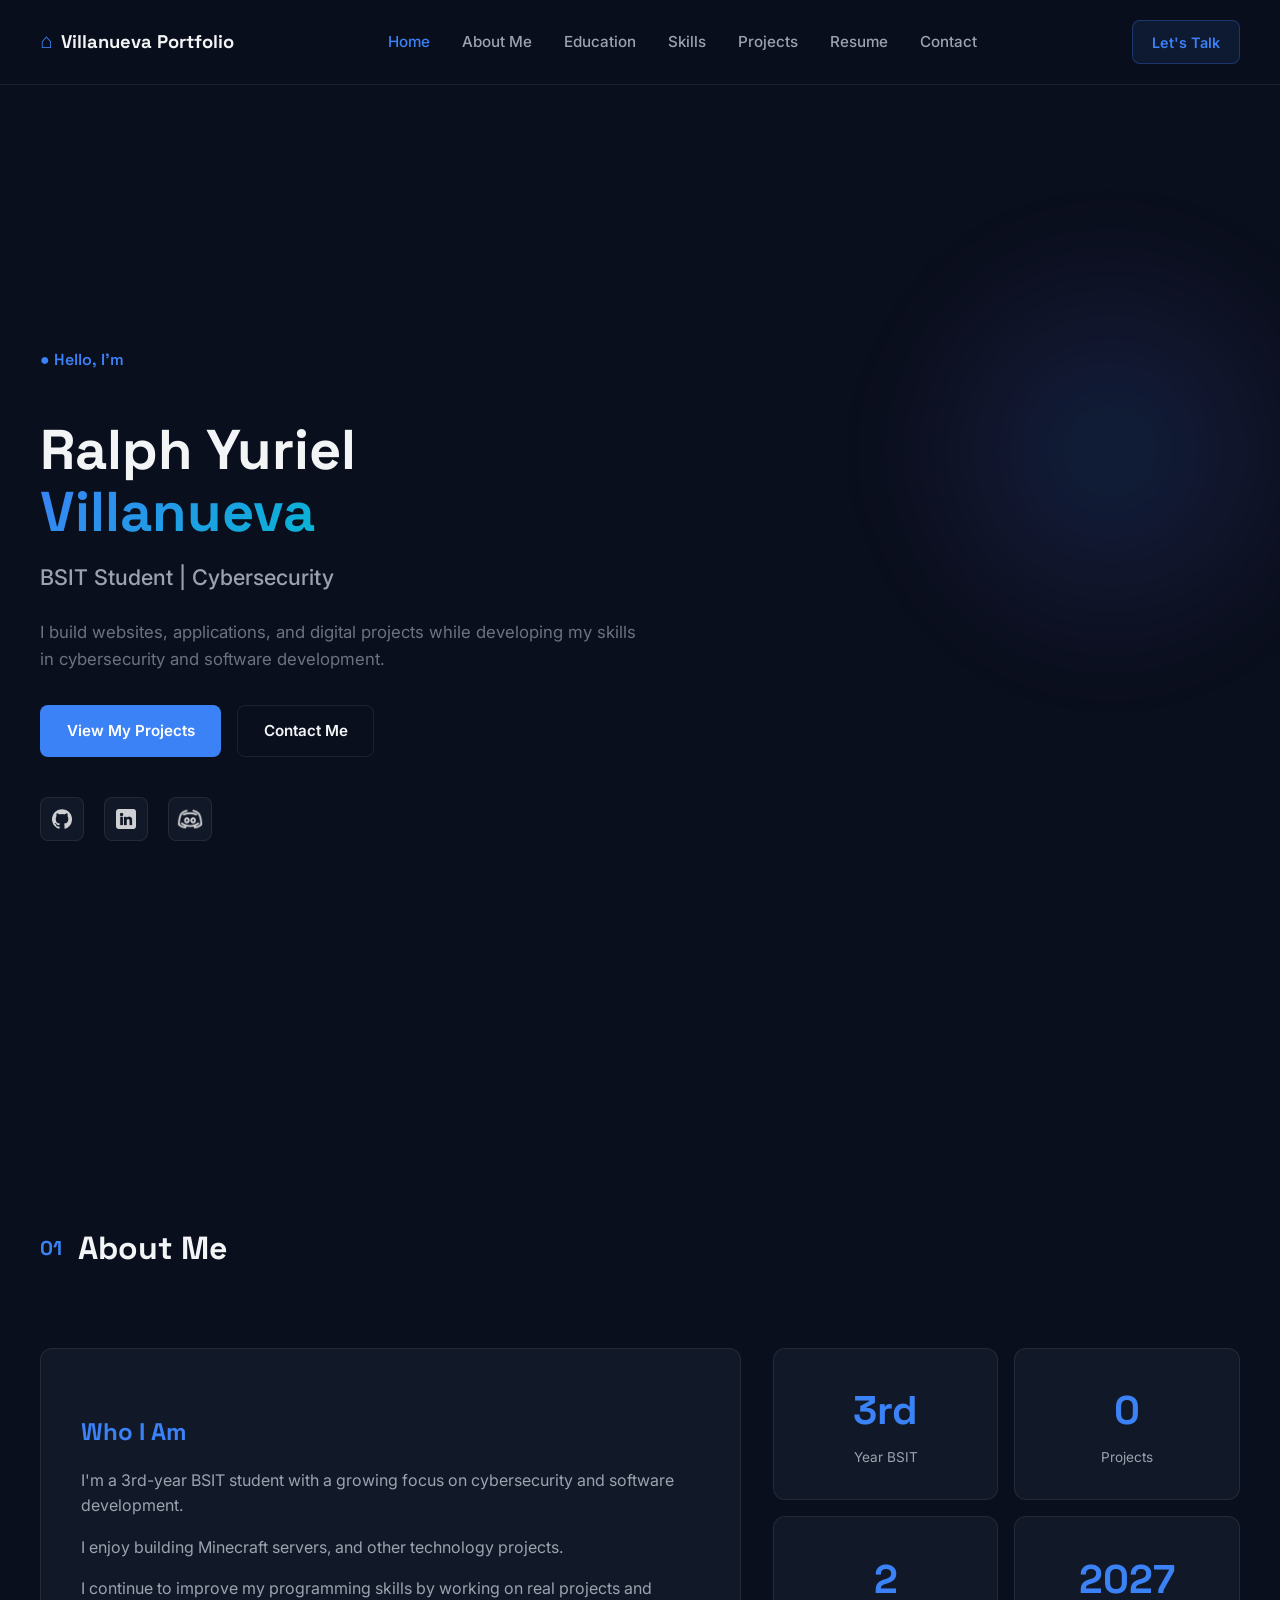
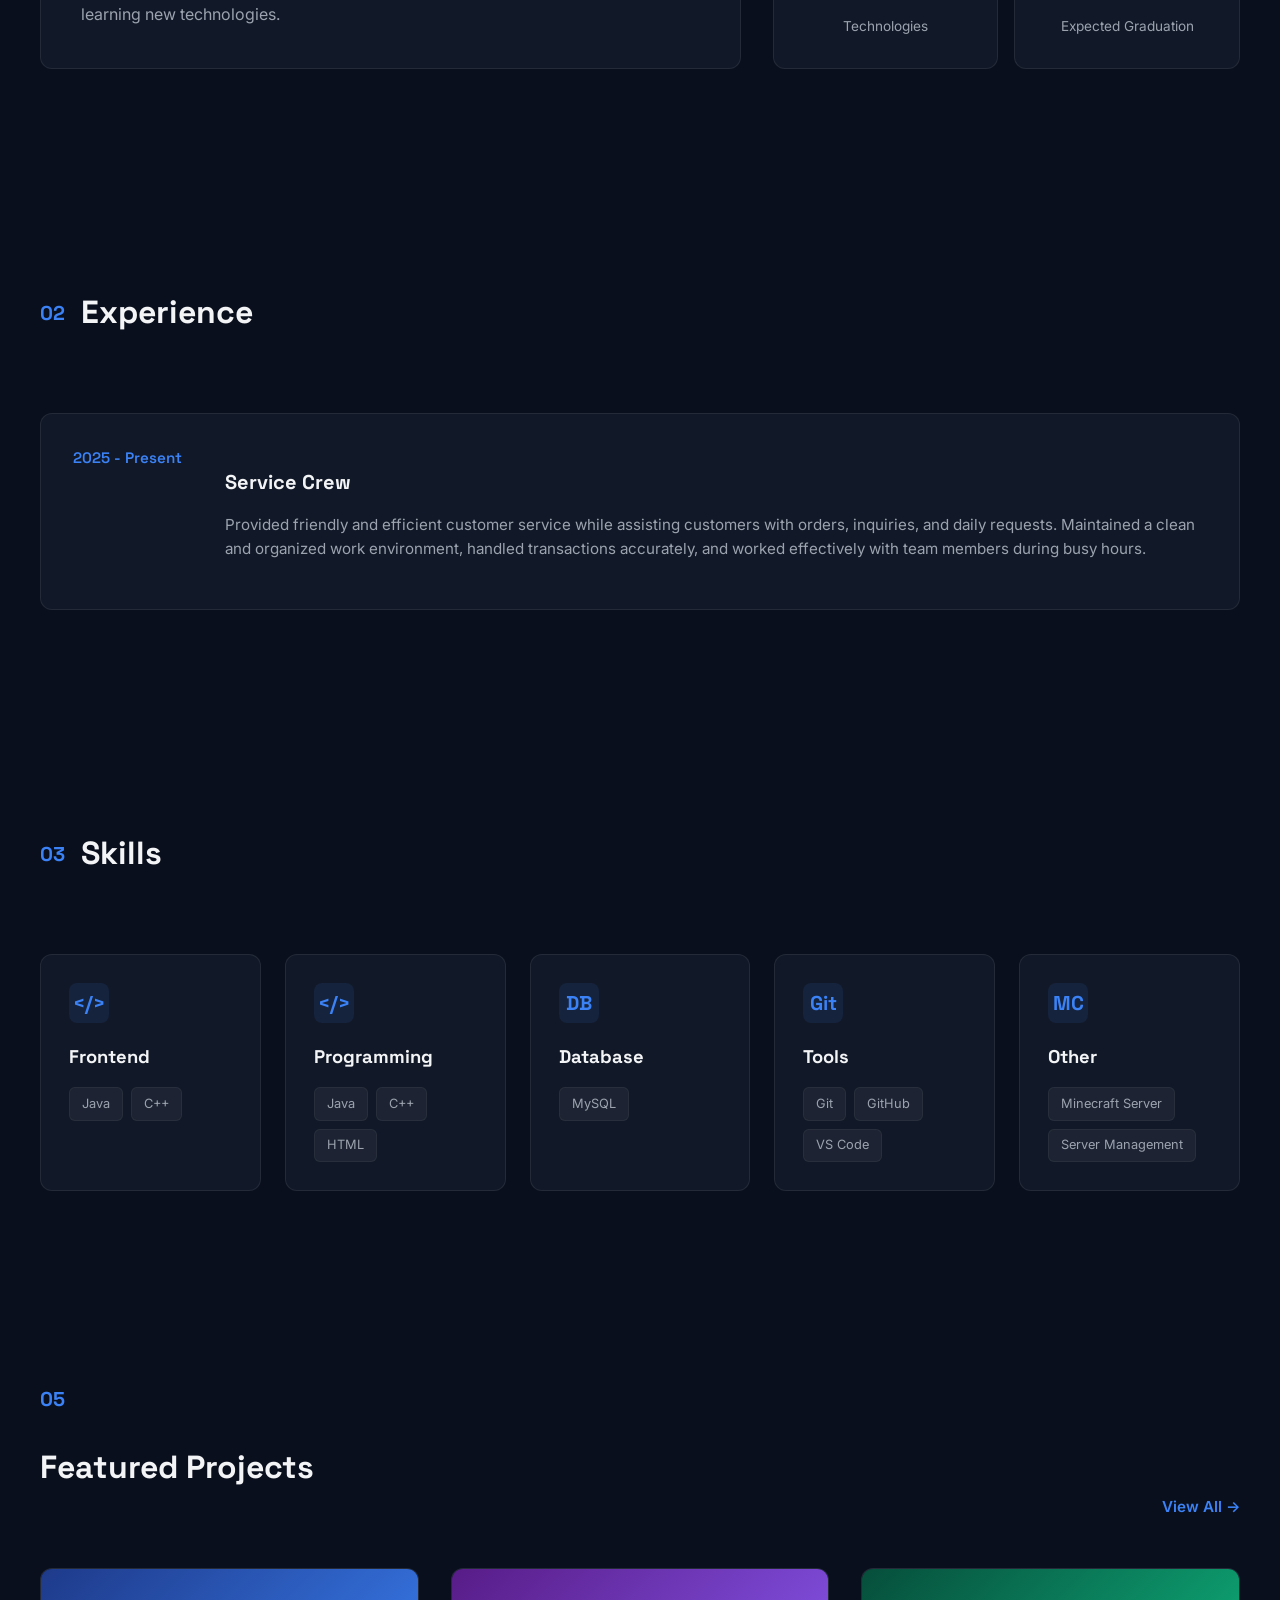
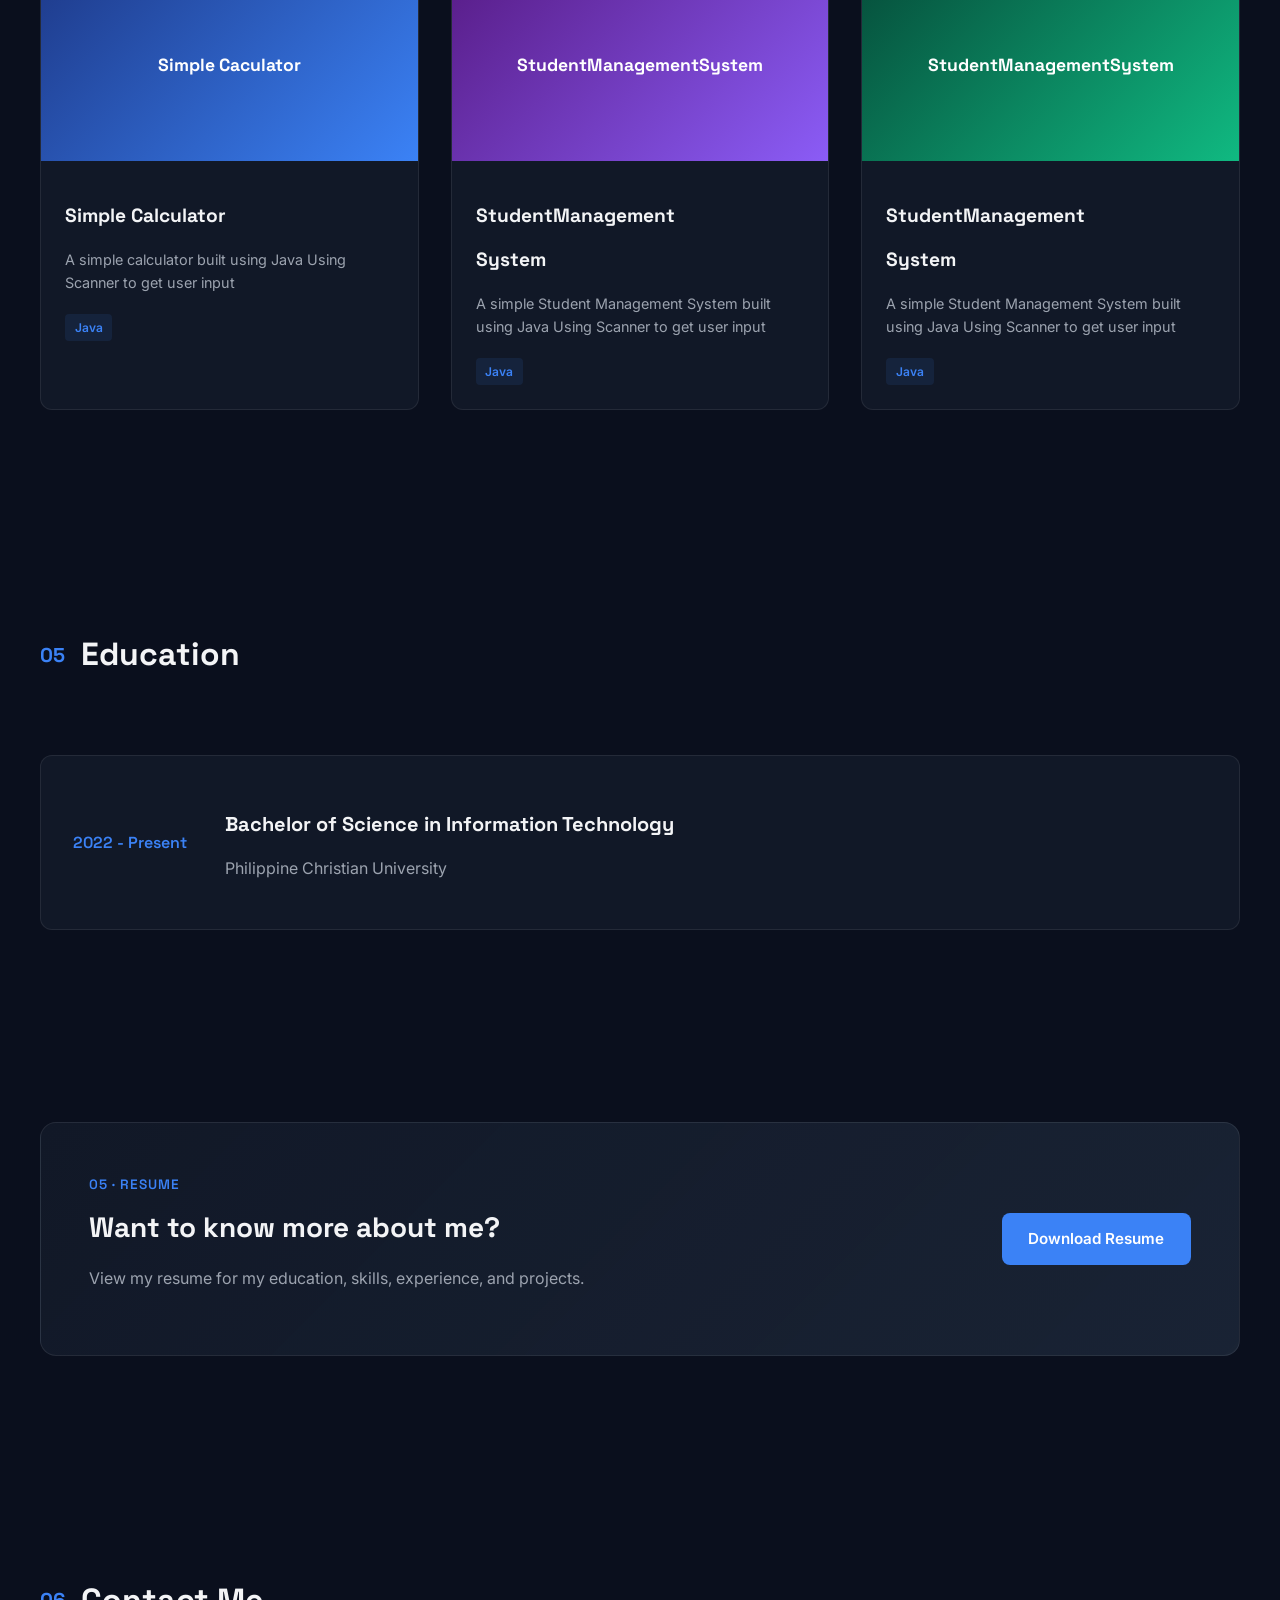
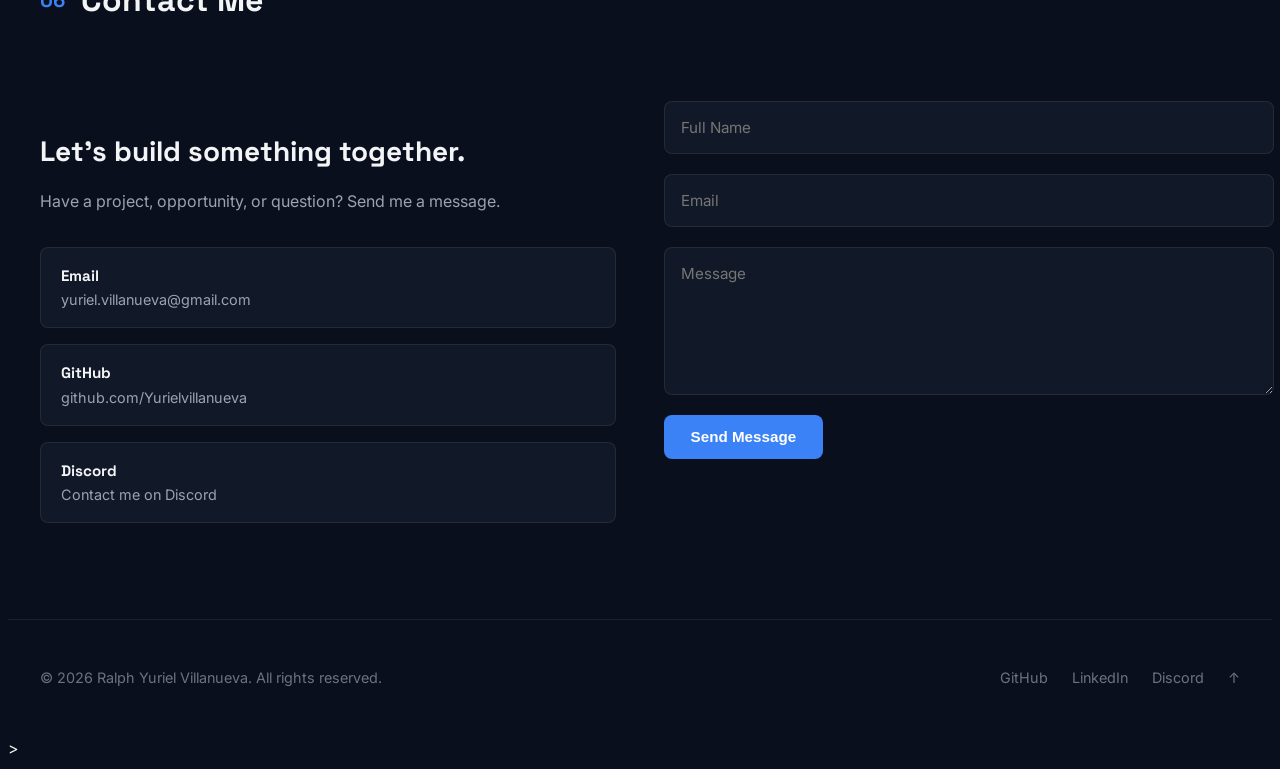
<file: index.html>
<!DOCTYPE html>
<html lang="en">
<head>
    <meta charset="UTF-8">
    <meta name="viewport" content="width=device-width, initial-scale=1.0">
    <title>Villanueva, Ralph Yuriel Portfolio</title>
    <link rel="preconnect" href="https://fonts.googleapis.com">
    <link rel="preconnect" href="https://fonts.gstatic.com" crossorigin>
    <link
        href="https://fonts.googleapis.com/css2?family=Inter:wght@400;500;600;700&family=Space+Grotesk:wght@500;600;700&display=swap"
        rel="stylesheet">

    <link rel="stylesheet" href="css/style.css">
</head>

<body>
    <!-- Navigation -->
    <header>
        <nav class="navbar">
            <a href="#home" class="brand">
                <span class="brand-icon">⌂</span>
                <span>Villanueva Portfolio</span>
            </a>
            <div class="nav-links">
                <a href="#home" class="active">Home</a>
                <a href="#about">About Me</a>
                <a href="#education">Education</a>
                <a href="#skills">Skills</a>
                <a href="#projects">Projects</a>
                <a href="#resume">Resume</a>
                <a href="#contact">Contact</a>
            </div>
            <a href="#contact" class="nav-button">Let's Talk</a>
        </nav>
    </header>

    <main>
        <!-- Hero -->
        <section class="hero" id="home">
            <div class="hero-content">
                <p class="eyebrow">● Hello, I'm</p>
                <h1>
                    Ralph Yuriel
                    <span>Villanueva</span>
                </h1>
                <h2>BSIT Student | Cybersecurity</h2>
                <p class="hero-description">
                    I build websites, applications, and digital projects
                    while developing my skills in cybersecurity and software
                    development.
                </p>
                <div class="hero-buttons">
                    <a href="#projects" class="btn btn-primary">
                        View My Projects
                    </a>
                    <a href="#contact" class="btn btn-secondary">
                        Contact Me
                    </a>
                </div>
                <div class="socials">
                    <a
                        href="https://github.com/Yurielvillanueva"
                        target="_blank"
                        rel="noopener noreferrer"
                        aria-label="GitHub">
                        <img src="/images/github-logo.png" alt="GitHub Icon" class="github-icon" height="20" width="20">
                    </a>
                    <a
                        href="https://www.linkedin.com/in/ralph-yuriel-b-villanueva-b862b0429/"
                        target="_blank"
                        rel="noopener noreferrer"
                        aria-label="LinkedIn">
                        <img src="/images/linkedin.png" alt="LinkedIn Icon" class="linkedin-icon" height="20" width="20">
                    </a>
                    <a
                        href="https://discord.com/users/965613532068581416"
                        target="_blank"
                        rel="noopener noreferrer"
                        aria-label="Discord">
                        <img src="/images/message.png" alt="Discord Message Icon" class="discord-icon" height="30" width="30">
                    </a>
                </div>
            </div>
            <div class="hero-decoration">
                <div class="glow-circle"></div>
                <style>
                    body{ 
                        background-repeat:no-repeat;
                        background-position:center;
                        background-size:cover;

                    }
                </style>
            </div>
        </section>
        <!-- About -->
        <section class="section" id="about">
            <div class="section-heading">
                <span>01</span>
                <h2>About Me</h2>
            </div>
            <div class="about-grid">
                <div class="about-card">
                    <h3>Who I Am</h3>
                    <p>
                        I'm a 3rd-year BSIT student with a growing focus
                        on cybersecurity and software development.
                    </p>
                    <p>
                        I enjoy building Minecraft
                        servers, and other technology projects.
                    </p>
                    <p>
                        I continue to improve my programming skills by
                        working on real projects and learning new technologies.
                    </p>
                </div>
                <div class="about-stats">
                    <div class="stat-card">
                        <strong>3rd</strong>
                        <span>Year BSIT</span>
                    </div>
                    <div class="stat-card">
                        <strong>0</strong>
                        <span>Projects</span>
                    </div>
                    <div class="stat-card">
                        <strong>2</strong>
                        <span>Technologies</span>
                    </div>
                    <div class="stat-card">
                        <strong>2027</strong>
                        <span>Expected Graduation</span>
                    </div>
                </div>
            </div>
        </section>
        <!-- Experience -->
         <section class="section" id="experience">
            <div class="section-heading">
                <span>02</span>
                <h2>Experience</h2>
             </div>
    
             <div class="experience-timeline">
                 <!-- Card 1 -->
                <div class="experience-card">
                    <span class="experience-date">2025 - Present</span>
                <div class="experience-content">
                <h3>Service Crew</h3>
                <p>
                    Provided friendly and efficient customer service while assisting customers with orders, inquiries, and daily requests.
                    Maintained a clean and organized work environment, handled transactions accurately, and worked effectively with team members during busy hours.
                </p>
            </div>
        </div>
    </div>
</section>
        <!-- Skills -->
        <section class="section" id="skills">
            <div class="section-heading">
                <span>03</span>
                <h2>Skills</h2>
            </div>
            <div class="skills-grid">
                <div class="skill-card">
                    <div class="skill-icon">&lt;/&gt;</div>
                    <h3>Frontend</h3>
                    <div class="tags">
                        <span>Java</span>
                        <span>C++</span>
                    </div>
                </div>
                <div class="skill-card">
                    <div class="skill-icon">&lt;/&gt;</div>
                    <h3>Programming</h3>
                    <div class="tags">
                        <span>Java</span>
                        <span>C++</span>
                        <span>HTML</span>
                    </div>
                </div>
                <div class="skill-card">
                    <div class="skill-icon">DB</div>
                    <h3>Database</h3>
                    <div class="tags">
                        <span>MySQL</span>
                    </div>
                </div>
                <div class="skill-card">
                    <div class="skill-icon">Git</div>
                    <h3>Tools</h3>
                    <div class="tags">
                        <span>Git</span>
                        <span>GitHub</span>
                        <span>VS Code</span>
                    </div>
                </div>
                <div class="skill-card">
                    <div class="skill-icon">MC</div>
                    <h3>Other</h3>
                    <div class="tags">
                        <span>Minecraft Server</span>
                        <span>Server Management</span>
                    </div>
                </div>

            </div>
        </section>
        <!-- Projects -->
        <section class="section" id="projects">
            <div class="section-heading section-heading-row">
                <div>
                    <span>05</span>
                    <h2>Featured Projects</h2>
                </div>
                <a href="pages/projects.html" class="view-all">
                    View All →
                </a>
            </div>
            <div class="projects-grid">
                <article class="project-card">
                    <div class="project-image project-blue">
                        <span>Simple Caculator</span>
                    </div>
                    <div class="project-content">
                        <h3>Simple Calculator</h3>
                        <p>
                            A simple calculator built using Java 
                            Using Scanner to get user input
                        </p>
                        <div class="project-tags">
                            <span>Java</span>
                        </div>
                    </div>
                </article>
                <article class="project-card">
                    <div class="project-image project-purple">
                        <span>StudentManagementSystem</span>
                    </div>
                    <div class="project-content">
                        <h3>StudentManagement</h3>
                        <h3>System</h3>
                        <p>
                            A simple Student Management System built using Java
                            Using Scanner to get user input
                        </p>
                        <div class="project-tags">
                            <span>Java</span>
                            
                        </div>
                    </div>
                </article>
                <article class="project-card"
                                <article class="project-card">
                    <div class="project-image project-green">
                        <span>StudentManagementSystem</span>
                    </div>
                    <div class="project-content">
                        <h3>StudentManagement</h3>
                        <h3>System</h3>
                        <p>
                            A simple Student Management System built using Java
                            Using Scanner to get user input
                        </p>
                        <div class="project-tags">
                            <span>Java</span>
                            
                        </div>
                    </div>
                </article>
                
            </div>    
        </section>
        <!-- Education -->
        <section class="section" id="education">
            <div class="section-heading">
                <span>05</span>
                <h2>Education</h2>
            </div>
            <div class="education-card">
                <div class="education-year">
                    2022 - Present
                </div>
                <div class="education-info">
                    <h3>Bachelor of Science in Information Technology</h3>
                    <p>Philippine Christian University</p>
                </div>
            </div>
        </section>
        <!-- Resume -->
        <section class="section" id="resume">
            <div class="resume-card">
                <div>
                    <span class="section-label">05 · RESUME</span>
                    <h2>Want to know more about me?</h2>
                    <p>
                        View my resume for my education, skills,
                        experience, and projects.
                    </p>
                </div>
                <a
                    href="files/resume.pdf"
                    target="_blank"
                    rel="noopener noreferrer"
                    class="btn btn-primary">
                    Download Resume
                </a>
            </div>
        </section>
        <!-- Contact -->
        <section class="section" id="contact">
            <div class="section-heading">
                <span>06</span>
                <h2>Contact Me</h2>
            </div>
            <div class="contact-grid">
                <div class="contact-info">
                    <h3>Let's build something together.</h3>
                    <p>
                        Have a project, opportunity, or question?
                        Send me a message.
                    </p>
                    <div class="contact-details">
                        <a href="mailto:yuriel.villanueva@gmail.com">
                            <strong>Email</strong>
                            yuriel.villanueva@gmail.com
                        </a>
                        <a
                            href="https://github.com/Yurielvillanueva"
                            target="_blank"
                            rel="noopener noreferrer">
                            <strong>GitHub</strong>
                            github.com/Yurielvillanueva
                        </a>
                        <a
                            href="https://discord.com/users/965613532068581416"
                            target="_blank"
                            rel="noopener noreferrer">
                            <strong>Discord</strong>
                            Contact me on Discord
                        </a>
                    </div>
                </div>
                <form action="mailto:yuriel.villanueva@gmail.com" method="post"enctype="text/plain" class="contact-form">
                    <input
                        type="text"
                        name="name"
                        placeholder="Full Name"
                        required>
                    <input
                        type="email"
                        name="email"
                        placeholder="Email"
                        required>
                    <textarea
                        name="message"
                        rows="6"
                        placeholder="Message"
                        required></textarea>
                    <button
                        type="submit"
                        class="btn btn-primary">
                        Send Message
                    </button>
                </form>
            </div>
        </section>
    </main>
    <!-- Footer -->
    <footer>
        <div class="footer-content">
            <p>
                © 2026 Ralph Yuriel Villanueva.
                All rights reserved.
            </p>
            <div class="footer-links">
                <a
                    href="https://github.com/Yurielvillanueva"
                    target="_blank"
                    rel="noopener noreferrer">
                    GitHub
                </a>
                <a
                    href="https://linkedin.com/in/"
                    target="_blank"
                    rel="noopener noreferrer">
                    LinkedIn
                </a>
                <a
                    href="https://discord.com/users/965613532068581416"
                    target="_blank"
                    rel="noopener noreferrer">
                    Discord
                </a>
                <a href="#home">↑</a>
            </div>
        </div>
    </footer>

</body>
</html>>
</file>
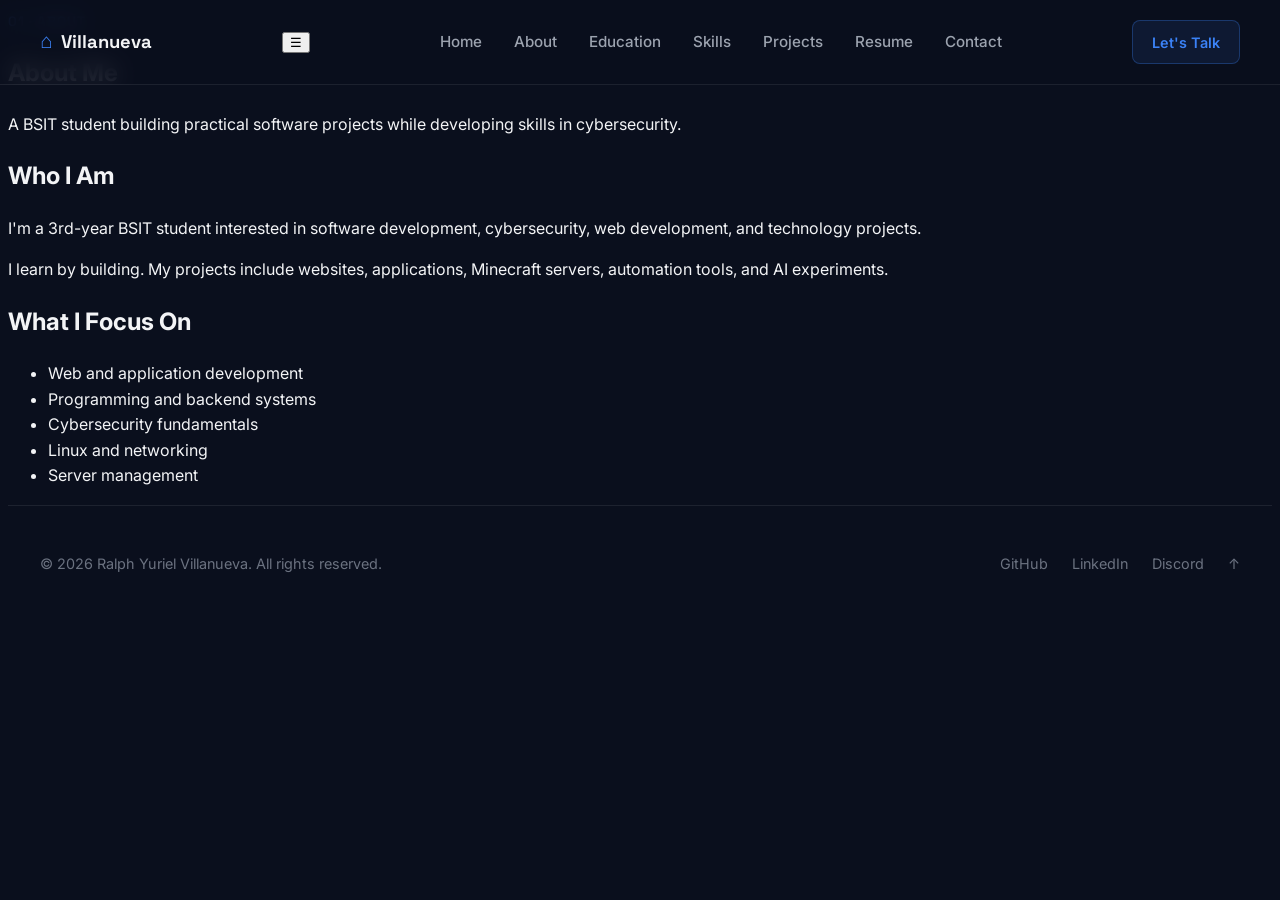
<file: pages/about.html>
<!DOCTYPE html>
<html lang="en">
<head>
  <meta charset="UTF-8">
  <meta name="viewport" content="width=device-width, initial-scale=1.0">
  <meta name="description" content="Ralph Yuriel Villanueva portfolio, BSIT student focused on software development and cybersecurity.">
  <title>About Me | Ralph Yuriel Villanueva</title>
  <link rel="preconnect" href="https://fonts.googleapis.com">
  <link rel="preconnect" href="https://fonts.gstatic.com" crossorigin>
  <link href="https://fonts.googleapis.com/css2?family=Inter:wght@400;500;600;700&family=Space+Grotesk:wght@500;600;700&display=swap" rel="stylesheet">
  <link rel="stylesheet" href="../css/style.css">
</head>
<body>

<header class="site-header">
  <nav class="navbar container">
    <a href="../index.html" class="brand">
      <span class="brand-icon">⌂</span>
      <span>Villanueva</span>
    </a>
    <button class="menu-toggle" aria-label="Toggle navigation">☰</button>
    <div class="nav-links">
      <a href="../index.html">Home</a>
      <a href="about.html">About</a>
      <a href="education.html">Education</a>
      <a href="skills.html">Skills</a>
      <a href="projects.html">Projects</a>
      <a href="resume.html">Resume</a>
      <a href="contact.html">Contact</a>
    </div>
    <a href="contact.html" class="nav-button">Let's Talk</a>
  </nav>
</header>

<main class="page-main container">
  <section class="page-hero"><span class="section-label">01 · ABOUT</span><h1>About <span>Me</span></h1><p>A BSIT student building practical software projects while developing skills in cybersecurity.</p></section>
  <section class="content-grid">
    <div class="content-card"><h2>Who I Am</h2><p>I'm a 3rd-year BSIT student interested in software development, cybersecurity, web development, and technology projects.</p><p>I learn by building. My projects include websites, applications, Minecraft servers, automation tools, and AI experiments.</p></div>
    <div class="content-card"><h2>What I Focus On</h2><ul class="clean-list"><li>Web and application development</li><li>Programming and backend systems</li><li>Cybersecurity fundamentals</li><li>Linux and networking</li><li>Server management</li></ul></div>
  </section>
</main>

<footer class="footer">
  <div class="container footer-content">
    <p>© 2026 Ralph Yuriel Villanueva. All rights reserved.</p>
    <div class="footer-links">
      <a href="https://github.com/Yurielvillanueva" target="_blank" rel="noopener noreferrer">GitHub</a>
      <a href="https://linkedin.com/in/" target="_blank" rel="noopener noreferrer">LinkedIn</a>
      <a href="https://discord.com/users/965613532068581416" target="_blank" rel="noopener noreferrer">Discord</a>
      <a href="../index.html">↑</a>
    </div>
  </div>
</footer>

<script src="../js/script.js"></script>
</body>
</html>
</file>
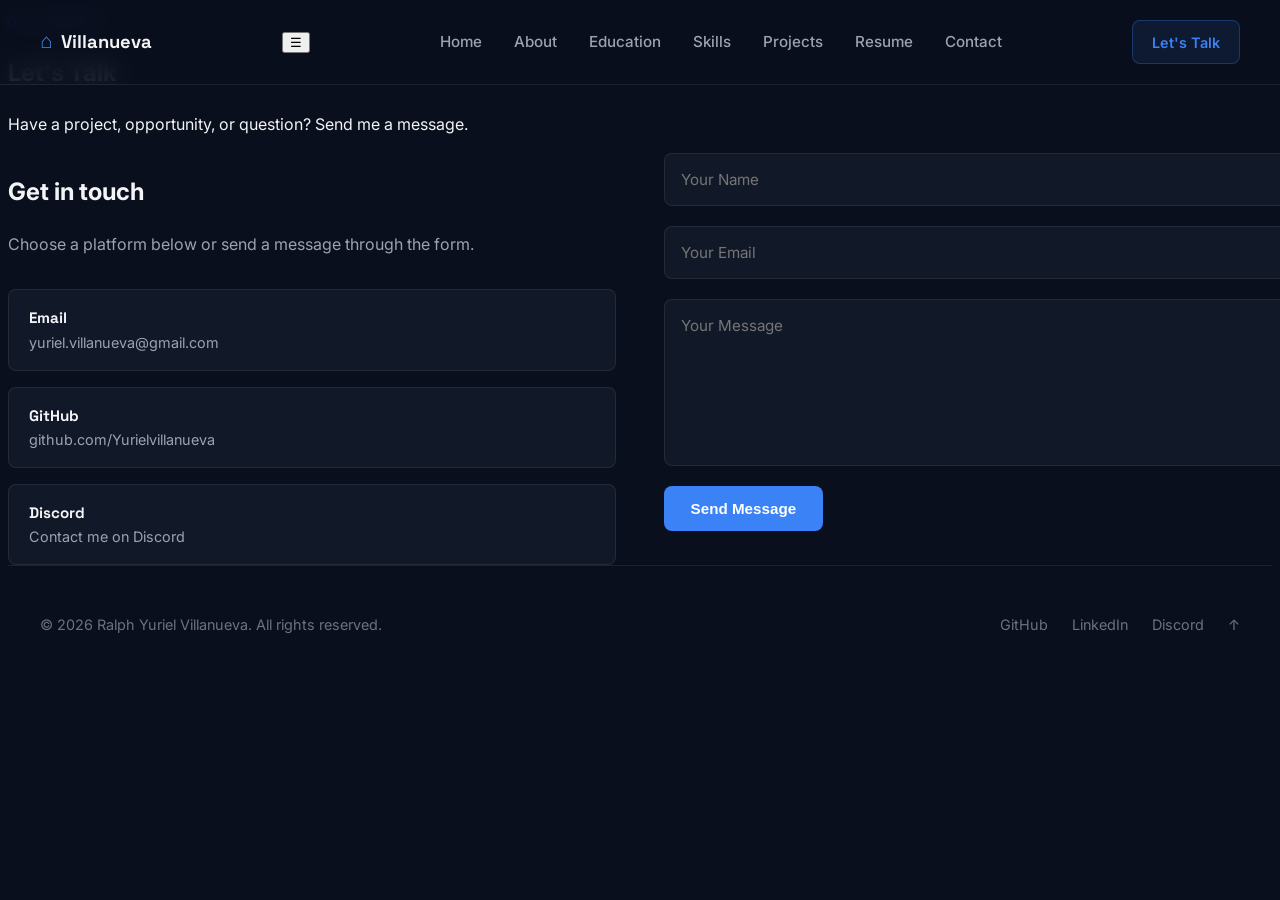
<file: pages/contact.html>
<!DOCTYPE html>
<html lang="en">
<head>
  <meta charset="UTF-8">
  <meta name="viewport" content="width=device-width, initial-scale=1.0">
  <meta name="description" content="Ralph Yuriel Villanueva portfolio, BSIT student focused on software development and cybersecurity.">
  <title>Contact | Ralph Yuriel Villanueva</title>
  <link rel="preconnect" href="https://fonts.googleapis.com">
  <link rel="preconnect" href="https://fonts.gstatic.com" crossorigin>
  <link href="https://fonts.googleapis.com/css2?family=Inter:wght@400;500;600;700&family=Space+Grotesk:wght@500;600;700&display=swap" rel="stylesheet">
  <link rel="stylesheet" href="../css/style.css">
</head>
<body>

<header class="site-header">
  <nav class="navbar container">
    <a href="../index.html" class="brand">
      <span class="brand-icon">⌂</span>
      <span>Villanueva</span>
    </a>
    <button class="menu-toggle" aria-label="Toggle navigation">☰</button>
    <div class="nav-links">
      <a href="../index.html">Home</a>
      <a href="about.html">About</a>
      <a href="education.html">Education</a>
      <a href="skills.html">Skills</a>
      <a href="projects.html">Projects</a>
      <a href="resume.html">Resume</a>
      <a href="contact.html">Contact</a>
    </div>
    <a href="contact.html" class="nav-button">Let's Talk</a>
  </nav>
</header>

<main class="page-main container">
  <section class="page-hero"><span class="section-label">06 · CONTACT</span><h1>Let's <span>Talk</span></h1><p>Have a project, opportunity, or question? Send me a message.</p></section>
  <section class="contact-grid">
    <div class="contact-info content-card"><h2>Get in touch</h2><p>Choose a platform below or send a message through the form.</p><div class="contact-details"><a href="mailto:yuriel.villanueva@gmail.com"><strong>Email</strong><span>yuriel.villanueva@gmail.com</span></a><a href="https://github.com/Yurielvillanueva" target="_blank" rel="noopener noreferrer"><strong>GitHub</strong><span>github.com/Yurielvillanueva</span></a><a href="https://discord.com/users/965613532068581416" target="_blank" rel="noopener noreferrer"><strong>Discord</strong><span>Contact me on Discord</span></a></div></div>
    <form class="contact-form content-card" action="mailto:yuriel.villanueva@gmail.com" method="post" enctype="text/plain"><input type="text" name="name" placeholder="Your Name" required><input type="email" name="email" placeholder="Your Email" required><textarea name="message" rows="7" placeholder="Your Message" required></textarea><button type="submit" class="btn btn-primary">Send Message</button></form>
  </section>
</main>

<footer class="footer">
  <div class="container footer-content">
    <p>© 2026 Ralph Yuriel Villanueva. All rights reserved.</p>
    <div class="footer-links">
      <a href="https://github.com/Yurielvillanueva" target="_blank" rel="noopener noreferrer">GitHub</a>
      <a href="https://linkedin.com/in/" target="_blank" rel="noopener noreferrer">LinkedIn</a>
      <a href="https://discord.com/users/965613532068581416" target="_blank" rel="noopener noreferrer">Discord</a>
      <a href="../index.html">↑</a>
    </div>
  </div>
</footer>

<script src="../js/script.js"></script>
</body>
</html>
</file>
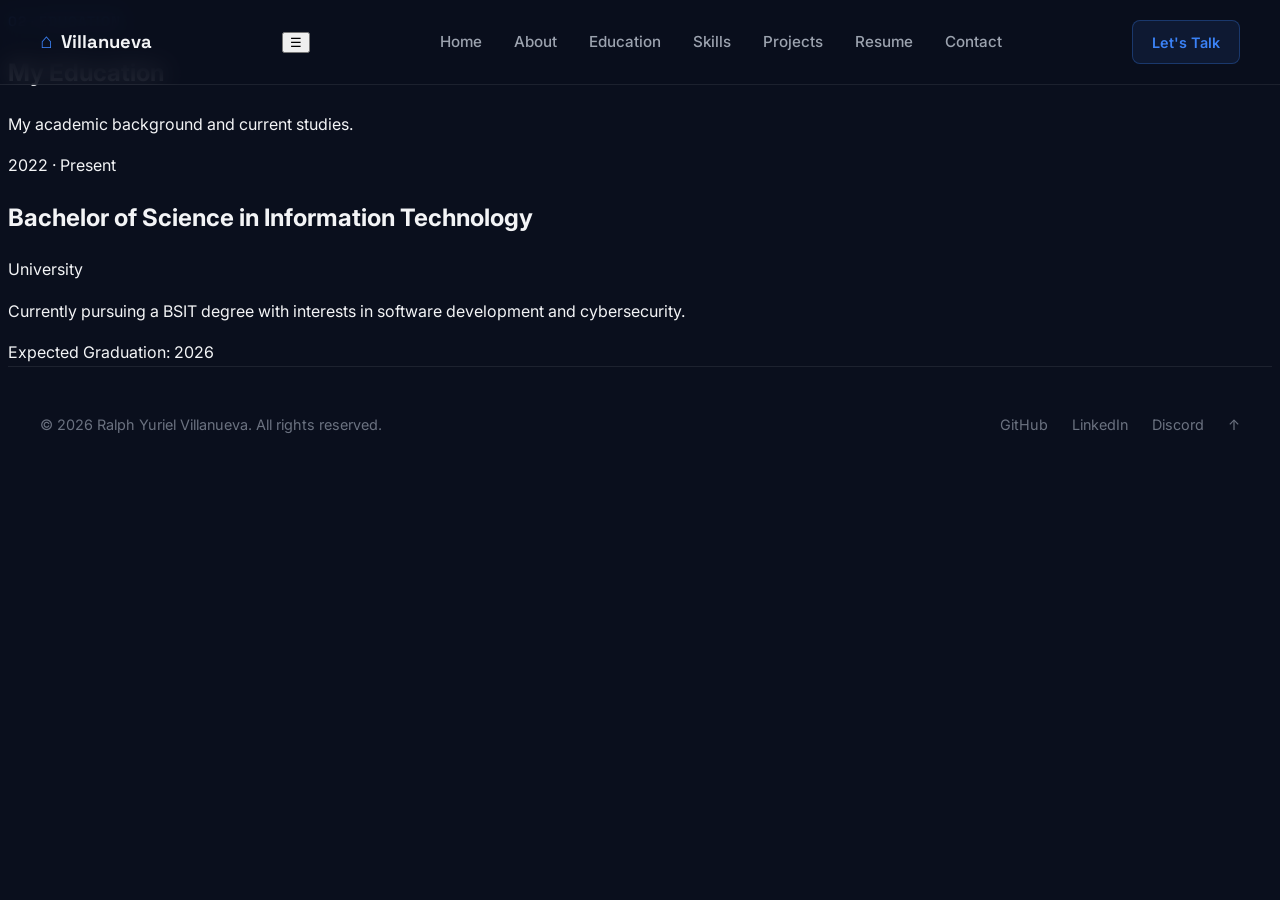
<file: pages/education.html>
<!DOCTYPE html>
<html lang="en">
<head>
  <meta charset="UTF-8">
  <meta name="viewport" content="width=device-width, initial-scale=1.0">
  <meta name="description" content="Ralph Yuriel Villanueva portfolio, BSIT student focused on software development and cybersecurity.">
  <title>Education | Ralph Yuriel Villanueva</title>
  <link rel="preconnect" href="https://fonts.googleapis.com">
  <link rel="preconnect" href="https://fonts.gstatic.com" crossorigin>
  <link href="https://fonts.googleapis.com/css2?family=Inter:wght@400;500;600;700&family=Space+Grotesk:wght@500;600;700&display=swap" rel="stylesheet">
  <link rel="stylesheet" href="../css/style.css">
</head>
<body>

<header class="site-header">
  <nav class="navbar container">
    <a href="../index.html" class="brand">
      <span class="brand-icon">⌂</span>
      <span>Villanueva</span>
    </a>
    <button class="menu-toggle" aria-label="Toggle navigation">☰</button>
    <div class="nav-links">
      <a href="../index.html">Home</a>
      <a href="about.html">About</a>
      <a href="education.html">Education</a>
      <a href="skills.html">Skills</a>
      <a href="projects.html">Projects</a>
      <a href="resume.html">Resume</a>
      <a href="contact.html">Contact</a>
    </div>
    <a href="contact.html" class="nav-button">Let's Talk</a>
  </nav>
</header>

<main class="page-main container">
  <section class="page-hero"><span class="section-label">02 · EDUCATION</span><h1>My <span>Education</span></h1><p>My academic background and current studies.</p></section>
  <section class="timeline">
    <article class="timeline-item"><span class="timeline-date">2022 · Present</span><div class="content-card"><h2>Bachelor of Science in Information Technology</h2><p class="muted">University</p><p>Currently pursuing a BSIT degree with interests in software development and cybersecurity.</p><span class="badge">Expected Graduation: 2026</span></div></article>
  </section>
</main>

<footer class="footer">
  <div class="container footer-content">
    <p>© 2026 Ralph Yuriel Villanueva. All rights reserved.</p>
    <div class="footer-links">
      <a href="https://github.com/Yurielvillanueva" target="_blank" rel="noopener noreferrer">GitHub</a>
      <a href="https://linkedin.com/in/" target="_blank" rel="noopener noreferrer">LinkedIn</a>
      <a href="https://discord.com/users/965613532068581416" target="_blank" rel="noopener noreferrer">Discord</a>
      <a href="../index.html">↑</a>
    </div>
  </div>
</footer>

<script src="../js/script.js"></script>
</body>
</html>
</file>
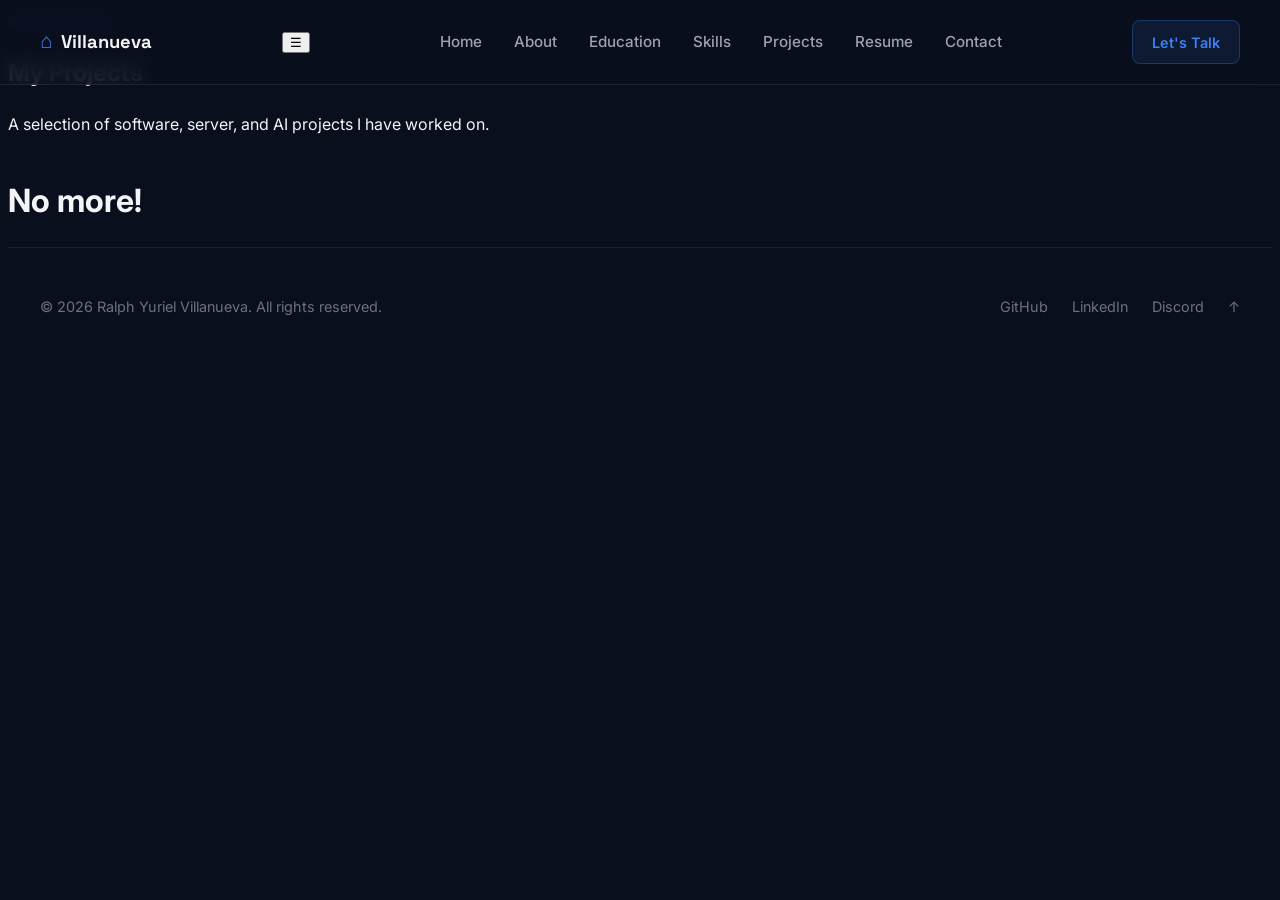
<file: pages/projects.html>
<!DOCTYPE html>
<html lang="en">
<head>
  <meta charset="UTF-8">
  <meta name="viewport" content="width=device-width, initial-scale=1.0">
  <meta name="description" content="Ralph Yuriel Villanueva portfolio, BSIT student focused on software development and cybersecurity.">
  <title>Projects | Ralph Yuriel Villanueva</title>
  <link rel="preconnect" href="https://fonts.googleapis.com">
  <link rel="preconnect" href="https://fonts.gstatic.com" crossorigin>
  <link href="https://fonts.googleapis.com/css2?family=Inter:wght@400;500;600;700&family=Space+Grotesk:wght@500;600;700&display=swap" rel="stylesheet">
  <link rel="stylesheet" href="../css/style.css">
</head>
<body>

<header class="site-header">
  <nav class="navbar container">
    <a href="../index.html" class="brand">
      <span class="brand-icon">⌂</span>
      <span>Villanueva</span>
    </a>
    <button class="menu-toggle" aria-label="Toggle navigation">☰</button>
    <div class="nav-links">
      <a href="../index.html">Home</a>
      <a href="about.html">About</a>
      <a href="education.html">Education</a>
      <a href="skills.html">Skills</a>
      <a href="projects.html">Projects</a>
      <a href="resume.html">Resume</a>
      <a href="contact.html">Contact</a>
    </div>
    <a href="contact.html" class="nav-button">Let's Talk</a>
  </nav>
</header>

<main class="page-main container">
  <section class="page-hero"><span class="section-label">04 · PROJECTS</span><h1>My <span>Projects</span></h1><p>A selection of software, server, and AI projects I have worked on.</p></section>
  <div class="projects-grid projects-full">
    <h1>No more!</h1>
  </div>
</main>

<footer class="footer">
  <div class="container footer-content">
    <p>© 2026 Ralph Yuriel Villanueva. All rights reserved.</p>
    <div class="footer-links">
      <a href="https://github.com/Yurielvillanueva" target="_blank" rel="noopener noreferrer">GitHub</a>
      <a href="https://linkedin.com/in/" target="_blank" rel="noopener noreferrer">LinkedIn</a>
      <a href="https://discord.com/users/965613532068581416" target="_blank" rel="noopener noreferrer">Discord</a>
      <a href="../index.html">↑</a>
    </div>
  </div>
</footer>

<script src="../js/script.js"></script>
</body>
</html>
</file>
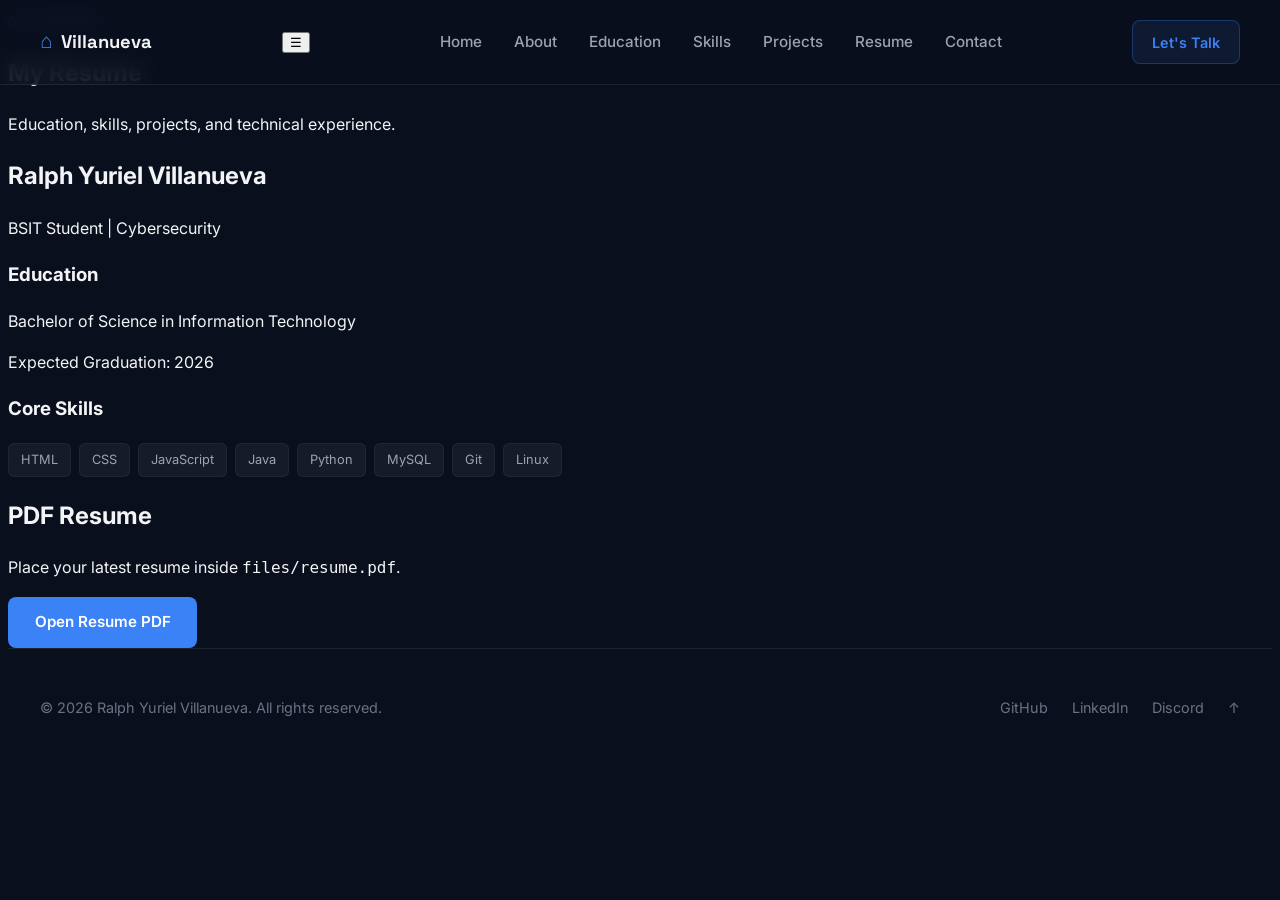
<file: pages/resume.html>
<!DOCTYPE html>
<html lang="en">
<head>
  <meta charset="UTF-8">
  <meta name="viewport" content="width=device-width, initial-scale=1.0">
  <meta name="description" content="Ralph Yuriel Villanueva portfolio, BSIT student focused on software development and cybersecurity.">
  <title>Resume | Ralph Yuriel Villanueva</title>
  <link rel="preconnect" href="https://fonts.googleapis.com">
  <link rel="preconnect" href="https://fonts.gstatic.com" crossorigin>
  <link href="https://fonts.googleapis.com/css2?family=Inter:wght@400;500;600;700&family=Space+Grotesk:wght@500;600;700&display=swap" rel="stylesheet">
  <link rel="stylesheet" href="../css/style.css">
</head>
<body>

<header class="site-header">
  <nav class="navbar container">
    <a href="../index.html" class="brand">
      <span class="brand-icon">⌂</span>
      <span>Villanueva</span>
    </a>
    <button class="menu-toggle" aria-label="Toggle navigation">☰</button>
    <div class="nav-links">
      <a href="../index.html">Home</a>
      <a href="about.html">About</a>
      <a href="education.html">Education</a>
      <a href="skills.html">Skills</a>
      <a href="projects.html">Projects</a>
      <a href="resume.html">Resume</a>
      <a href="contact.html">Contact</a>
    </div>
    <a href="contact.html" class="nav-button">Let's Talk</a>
  </nav>
</header>

<main class="page-main container">
  <section class="page-hero"><span class="section-label">05 · RESUME</span><h1>My <span>Resume</span></h1><p>Education, skills, projects, and technical experience.</p></section>
  <section class="resume-layout">
    <div class="content-card resume-summary"><h2>Ralph Yuriel Villanueva</h2><p>BSIT Student | Cybersecurity</p><div class="resume-block"><h3>Education</h3><p>Bachelor of Science in Information Technology</p><p class="muted">Expected Graduation: 2026</p></div><div class="resume-block"><h3>Core Skills</h3><div class="tags"><span>HTML</span><span>CSS</span><span>JavaScript</span><span>Java</span><span>Python</span><span>MySQL</span><span>Git</span><span>Linux</span></div></div></div>
    <div class="resume-action"><div class="content-card"><h2>PDF Resume</h2><p>Place your latest resume inside <code>files/resume.pdf</code>.</p><a href="../files/resume.pdf" target="_blank" rel="noopener noreferrer" class="btn btn-primary">Open Resume PDF</a></div></div>
  </section>
</main>

<footer class="footer">
  <div class="container footer-content">
    <p>© 2026 Ralph Yuriel Villanueva. All rights reserved.</p>
    <div class="footer-links">
      <a href="https://github.com/Yurielvillanueva" target="_blank" rel="noopener noreferrer">GitHub</a>
      <a href="https://linkedin.com/in/" target="_blank" rel="noopener noreferrer">LinkedIn</a>
      <a href="https://discord.com/users/965613532068581416" target="_blank" rel="noopener noreferrer">Discord</a>
      <a href="../index.html">↑</a>
    </div>
  </div>
</footer>

<script src="../js/script.js"></script>
</body>
</html>
</file>
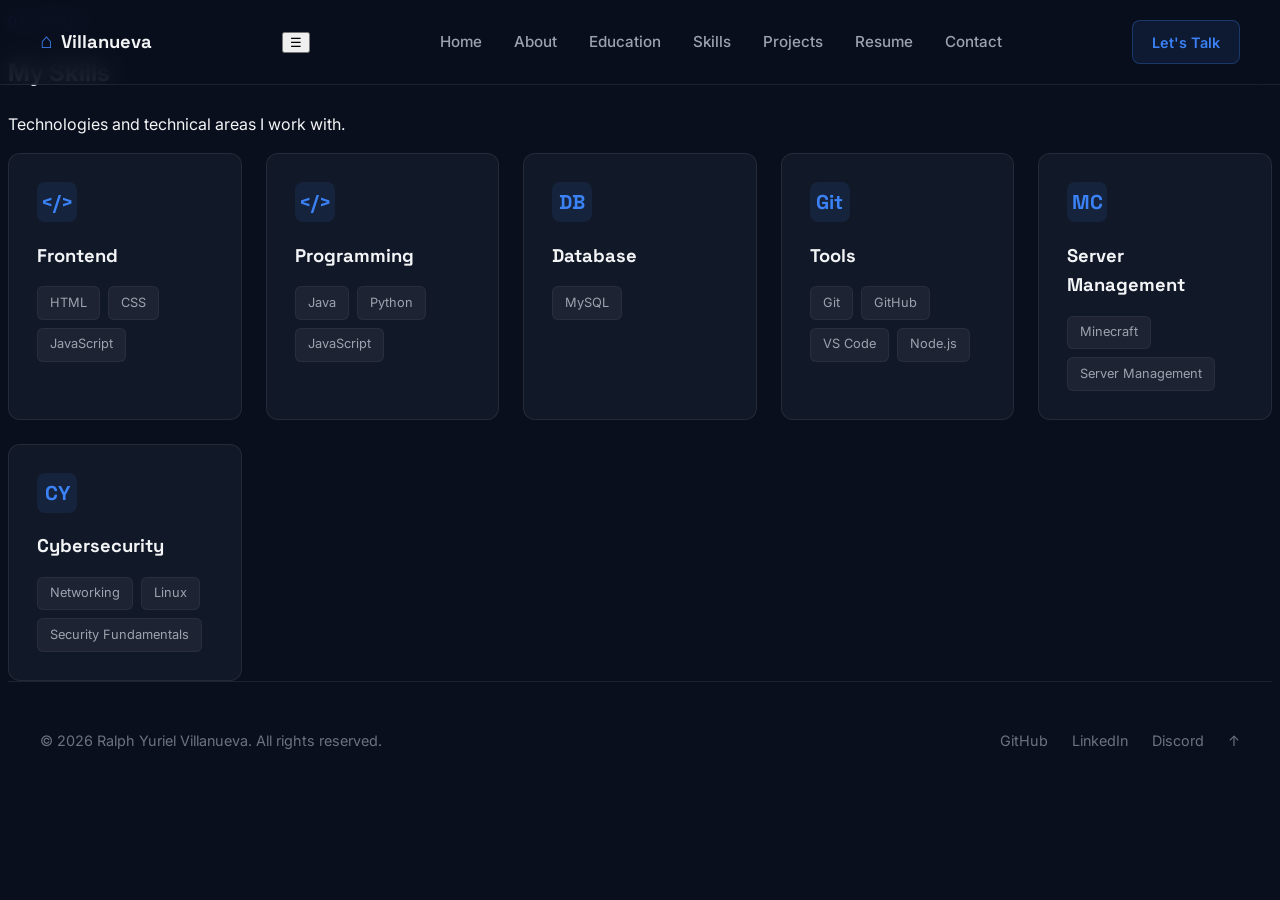
<file: pages/skills.html>
<!DOCTYPE html>
<html lang="en">
<head>
  <meta charset="UTF-8">
  <meta name="viewport" content="width=device-width, initial-scale=1.0">
  <meta name="description" content="Ralph Yuriel Villanueva portfolio, BSIT student focused on software development and cybersecurity.">
  <title>Skills | Ralph Yuriel Villanueva</title>
  <link rel="preconnect" href="https://fonts.googleapis.com">
  <link rel="preconnect" href="https://fonts.gstatic.com" crossorigin>
  <link href="https://fonts.googleapis.com/css2?family=Inter:wght@400;500;600;700&family=Space+Grotesk:wght@500;600;700&display=swap" rel="stylesheet">
  <link rel="stylesheet" href="../css/style.css">
</head>
<body>

<header class="site-header">
  <nav class="navbar container">
    <a href="../index.html" class="brand">
      <span class="brand-icon">⌂</span>
      <span>Villanueva</span>
    </a>
    <button class="menu-toggle" aria-label="Toggle navigation">☰</button>
    <div class="nav-links">
      <a href="../index.html">Home</a>
      <a href="about.html">About</a>
      <a href="education.html">Education</a>
      <a href="skills.html">Skills</a>
      <a href="projects.html">Projects</a>
      <a href="resume.html">Resume</a>
      <a href="contact.html">Contact</a>
    </div>
    <a href="contact.html" class="nav-button">Let's Talk</a>
  </nav>
</header>

<main class="page-main container">
  <section class="page-hero"><span class="section-label">03 · SKILLS</span><h1>My <span>Skills</span></h1><p>Technologies and technical areas I work with.</p></section>
  <div class="skills-grid">
    <div class="skill-card"><div class="skill-icon">&lt;/&gt;</div><h3>Frontend</h3><div class="tags"><span>HTML</span><span>CSS</span><span>JavaScript</span></div></div>
    <div class="skill-card"><div class="skill-icon">&lt;/&gt;</div><h3>Programming</h3><div class="tags"><span>Java</span><span>Python</span><span>JavaScript</span></div></div>
    <div class="skill-card"><div class="skill-icon">DB</div><h3>Database</h3><div class="tags"><span>MySQL</span></div></div>
    <div class="skill-card"><div class="skill-icon">Git</div><h3>Tools</h3><div class="tags"><span>Git</span><span>GitHub</span><span>VS Code</span><span>Node.js</span></div></div>
    <div class="skill-card"><div class="skill-icon">MC</div><h3>Server Management</h3><div class="tags"><span>Minecraft</span><span>Server Management</span></div></div>
    <div class="skill-card"><div class="skill-icon">CY</div><h3>Cybersecurity</h3><div class="tags"><span>Networking</span><span>Linux</span><span>Security Fundamentals</span></div></div>
  </div>
</main>

<footer class="footer">
  <div class="container footer-content">
    <p>© 2026 Ralph Yuriel Villanueva. All rights reserved.</p>
    <div class="footer-links">
      <a href="https://github.com/Yurielvillanueva" target="_blank" rel="noopener noreferrer">GitHub</a>
      <a href="https://linkedin.com/in/" target="_blank" rel="noopener noreferrer">LinkedIn</a>
      <a href="https://discord.com/users/965613532068581416" target="_blank" rel="noopener noreferrer">Discord</a>
      <a href="../index.html">↑</a>
    </div>
  </div>
</footer>

<script src="../js/script.js"></script>
</body>
</html>
</file>
<file: css/style.css>
:root {
    /* Color Palette */
    --bg-dark: #0a0f1d;
    --bg-card: #111827;
    --bg-card-hover: #1f293d;
    --text-primary: #f3f4f6;
    --text-secondary: #9ca3af;
    --text-muted: #6b7280;
    
    /* Accents */
    --accent-blue: #3b82f6;
    --accent-cyan: #06b6d4;
    --accent-purple: #8b5cf6;
    --accent-glow: rgba(59, 130, 246, 0.25);
    
    /* UI Borders & Shadows */
    --border-color: rgba(255, 255, 255, 0.08);
    --border-hover: rgba(59, 130, 246, 0.4);
    --card-shadow: 0 10px 30px -10px rgba(0, 0, 0, 0.5);
    
    /* Fonts */
    --font-heading: 'Space Grotesk', sans-serif;
    --font-body: 'Inter', sans-serif;
    
    /* Transitions */
    --transition: all 0.3s cubic-bezier(0.4, 0, 0.2, 1);
}

html {
    scroll-behavior: smooth;
    font-size: 16px;
}

body {
    background-color: var(--bg-dark);
    color: var(--text-primary);
    font-family: var(--font-body);
    line-height: 1.6;
    overflow-x: hidden;
    background-repeat: no-repeat;
    background-position: center;
    background-size: cover;
}

a {
    color: inherit;
    text-decoration: none;
    transition: var(--transition);
}

/* ==========================================================================
   HEADER & NAVIGATION
   ========================================================================== */
header {
    position: fixed;
    top: 0;
    left: 0;
    width: 100%;
    z-index: 1000;
    background: rgba(10, 15, 29, 0.85);
    backdrop-filter: blur(12px);
    border-bottom: 1px solid var(--border-color);
}

.navbar {
    max-width: 1200px;
    margin: 0 auto;
    padding: 1.25rem 2rem;
    display: flex;
    align-items: center;
    justify-content: space-between;
}

.brand {
    display: flex;
    align-items: center;
    gap: 0.5rem;
    font-family: var(--font-heading);
    font-weight: 700;
    font-size: 1.15rem;
    color: var(--text-primary);
}

.brand-icon {
    color: var(--accent-blue);
    font-size: 1.3rem;
}

.nav-links {
    display: flex;
    align-items: center;
    gap: 2rem;
}

.nav-links a {
    color: var(--text-secondary);
    font-size: 0.95rem;
    font-weight: 500;
}

.nav-links a:hover,
.nav-links a.active {
    color: var(--accent-blue);
}

.nav-button {
    padding: 0.6rem 1.2rem;
    border-radius: 8px;
    background: rgba(59, 130, 246, 0.1);
    color: var(--accent-blue);
    border: 1px solid rgba(59, 130, 246, 0.3);
    font-weight: 600;
    font-size: 0.9rem;
}

.nav-button:hover {
    background: var(--accent-blue);
    color: #fff;
    box-shadow: 0 0 15px var(--accent-glow);
}

/* ==========================================================================
   HERO SECTION
   ========================================================================== */
.hero {
    min-height: 100vh;
    display: flex;
    align-items: center;
    justify-content: space-between;
    padding: 8rem 2rem 4rem;
    max-width: 1200px;
    margin: 0 auto;
    position: relative;
}

.hero-content {
    max-width: 600px;
    z-index: 2;
}

.eyebrow {
    color: var(--accent-blue);
    font-family: var(--font-heading);
    font-weight: 600;
    font-size: 1rem;
    margin-bottom: 1rem;
    display: flex;
    align-items: center;
    gap: 0.5rem;
}

.hero h1 {
    font-family: var(--font-heading);
    font-size: 3.5rem;
    line-height: 1.1;
    font-weight: 700;
    margin-bottom: 1rem;
}

.hero h1 span {
    background: linear-gradient(135deg, var(--accent-blue), var(--accent-cyan));
    -webkit-background-clip: text;
    -webkit-text-fill-color: transparent;
}

.hero h2 {
    font-size: 1.35rem;
    color: var(--text-secondary);
    font-weight: 500;
    margin-bottom: 1.5rem;
}

.hero-description {
    color: var(--text-muted);
    font-size: 1.05rem;
    margin-bottom: 2rem;
}

.hero-buttons {
    display: flex;
    gap: 1rem;
    margin-bottom: 2.5rem;
}

/* General Buttons */
.btn {
    padding: 0.8rem 1.6rem;
    border-radius: 8px;
    font-weight: 600;
    font-size: 0.95rem;
    cursor: pointer;
    display: inline-block;
    border: 1px solid transparent;
}

.btn-primary {
    background: var(--accent-blue);
    color: #fff;
}

.btn-primary:hover {
    background: #2563eb;
    box-shadow: 0 0 20px var(--accent-glow);
    transform: translateY(-2px);
}

.btn-secondary {
    background: transparent;
    border-color: var(--border-color);
    color: var(--text-primary);
}

.btn-secondary:hover {
    border-color: var(--text-secondary);
    background: rgba(255, 255, 255, 0.05);
    transform: translateY(-2px);
}

.socials {
    display: flex;
    align-items: center;
    gap: 1.25rem;
}

.socials a {
    display: flex;
    align-items: center;
    justify-content: center;
    width: 42px;
    height: 42px;
    border-radius: 8px;
    background: var(--bg-card);
    border: 1px solid var(--border-color);
}

.socials a:hover {
    border-color: var(--accent-blue);
    transform: translateY(-3px);
    box-shadow: 0 5px 15px rgba(0, 0, 0, 0.3);
}

.socials img {
    filter: invert(1);
    opacity: 0.8;
    object-fit: contain;
}

.socials a:hover img {
    opacity: 1;
}

/* Background Glow Effect */
.hero-decoration {
    position: absolute;
    right: -5%;
    top: 20%;
    z-index: 1;
    pointer-events: none;
}

.glow-circle {
    width: 450px;
    height: 450px;
    background: radial-gradient(circle, rgba(59, 130, 246, 0.15) 0%, rgba(139, 92, 246, 0.05) 50%, rgba(0,0,0,0) 70%);
    border-radius: 50%;
    filter: blur(40px);
}

/* ==========================================================================
   SECTIONS & HEADINGS
   ========================================================================== */
.section {
    padding: 6rem 2rem;
    max-width: 1200px;
    margin: 0 auto;
}

.section-heading {
    display: flex;
    align-items: center;
    gap: 1rem;
    margin-bottom: 3rem;
}

.section-heading span {
    font-family: var(--font-heading);
    color: var(--accent-blue);
    font-size: 1.25rem;
    font-weight: 700;
}

.section-heading h2 {
    font-family: var(--font-heading);
    font-size: 2rem;
    color: var(--text-primary);
}

.section-heading-row {
    display: flex;
    justify-content: space-between;
    align-items: flex-end;
}

.view-all {
    color: var(--accent-blue);
    font-weight: 600;
    font-size: 0.95rem;
}

.view-all:hover {
    text-decoration: underline;
}

/* ==========================================================================
   ABOUT SECTION
   ========================================================================== */
.about-grid {
    display: grid;
    grid-template-columns: 3fr 2fr;
    gap: 2rem;
}

.about-card {
    background: var(--bg-card);
    padding: 2.5rem;
    border-radius: 12px;
    border: 1px solid var(--border-color);
}

.about-card h3 {
    font-family: var(--font-heading);
    font-size: 1.5rem;
    margin-bottom: 1rem;
    color: var(--accent-blue);
}

.about-card p {
    color: var(--text-secondary);
    margin-bottom: 1rem;
}

.about-card p:last-child {
    margin-bottom: 0;
}

.about-stats {
    display: grid;
    grid-template-columns: repeat(2, 1fr);
    gap: 1rem;
}

.stat-card {
    background: var(--bg-card);
    border: 1px solid var(--border-color);
    border-radius: 12px;
    padding: 1.5rem;
    display: flex;
    flex-direction: column;
    justify-content: center;
    align-items: center;
    text-align: center;
    transition: var(--transition);
}

.stat-card:hover {
    border-color: var(--border-hover);
    transform: translateY(-3px);
}

.stat-card strong {
    font-family: var(--font-heading);
    font-size: 2.5rem;
    color: var(--accent-blue);
}

.stat-card span {
    color: var(--text-secondary);
    font-size: 0.85rem;
    margin-top: 0.25rem;
}

/* ==========================================================================
   EXPERIENCE SECTION
   ========================================================================== */
.experience-timeline {
    display: flex;
    flex-direction: column;
    gap: 1.5rem;
}

.experience-card {
    background: var(--bg-card);
    border: 1px solid var(--border-color);
    border-radius: 12px;
    padding: 2rem;
    display: flex;
    gap: 2rem;
    transition: var(--transition);
}

.experience-card:hover {
    border-color: var(--border-hover);
}

.experience-date {
    color: var(--accent-blue);
    font-family: var(--font-heading);
    font-weight: 600;
    font-size: 0.95rem;
    min-width: 120px;
}

.experience-content h3 {
    font-family: var(--font-heading);
    font-size: 1.25rem;
    margin-bottom: 0.5rem;
}

.experience-content p {
    color: var(--text-secondary);
    font-size: 0.95rem;
}

/* ==========================================================================
   SKILLS SECTION
   ========================================================================== */
.skills-grid {
    display: grid;
    grid-template-columns: repeat(auto-fit, minmax(220px, 1fr));
    gap: 1.5rem;
}

.skill-card {
    background: var(--bg-card);
    border: 1px solid var(--border-color);
    border-radius: 12px;
    padding: 1.75rem;
    transition: var(--transition);
}

.skill-card:hover {
    border-color: var(--border-hover);
    transform: translateY(-4px);
}

.skill-icon {
    font-family: var(--font-heading);
    color: var(--accent-blue);
    font-weight: 700;
    font-size: 1.25rem;
    margin-bottom: 1rem;
    width: 40px;
    height: 40px;
    background: rgba(59, 130, 246, 0.1);
    border-radius: 8px;
    display: flex;
    align-items: center;
    justify-content: center;
}

.skill-card h3 {
    font-family: var(--font-heading);
    font-size: 1.15rem;
    margin-bottom: 1rem;
}

.tags {
    display: flex;
    flex-wrap: wrap;
    gap: 0.5rem;
}

.tags span {
    background: rgba(255, 255, 255, 0.05);
    color: var(--text-secondary);
    padding: 0.35rem 0.75rem;
    border-radius: 6px;
    font-size: 0.8rem;
    border: 1px solid rgba(255, 255, 255, 0.05);
}

/* ==========================================================================
   PROJECTS SECTION
   ========================================================================== */
.projects-grid {
    display: grid;
    grid-template-columns: repeat(auto-fit, minmax(300px, 1fr));
    gap: 2rem;
}

.project-card {
    background: var(--bg-card);
    border: 1px solid var(--border-color);
    border-radius: 12px;
    overflow: hidden;
    transition: var(--transition);
}

.project-card:hover {
    border-color: var(--border-hover);
    transform: translateY(-5px);
    box-shadow: var(--card-shadow);
}

.project-image {
    height: 160px;
    display: flex;
    align-items: center;
    justify-content: center;
    font-family: var(--font-heading);
    font-weight: 700;
    font-size: 1.1rem;
    color: #fff;
    padding: 1rem;
    text-align: center;
}

.project-blue {
    background: linear-gradient(135deg, #1e3a8a, #3b82f6);
}

.project-purple {
    background: linear-gradient(135deg, #581c87, #8b5cf6);
}

.project-green {
    background: linear-gradient(135deg, #064e3b, #10b981);
}

.project-content {
    padding: 1.5rem;
}

.project-content h3 {
    font-family: var(--font-heading);
    font-size: 1.2rem;
    line-height: 1.3;
}

.project-content p {
    color: var(--text-secondary);
    font-size: 0.9rem;
    margin: 0.75rem 0 1.25rem;
}

.project-tags {
    display: flex;
    gap: 0.5rem;
}

.project-tags span {
    background: rgba(59, 130, 246, 0.1);
    color: var(--accent-blue);
    padding: 0.25rem 0.6rem;
    border-radius: 4px;
    font-size: 0.75rem;
    font-weight: 600;
}

/* ==========================================================================
   EDUCATION SECTION
   ========================================================================== */
.education-card {
    background: var(--bg-card);
    border: 1px solid var(--border-color);
    border-radius: 12px;
    padding: 2rem;
    display: flex;
    gap: 2rem;
    align-items: center;
}

.education-year {
    color: var(--accent-blue);
    font-family: var(--font-heading);
    font-weight: 600;
    font-size: 1rem;
    min-width: 120px;
}

.education-info h3 {
    font-family: var(--font-heading);
    font-size: 1.25rem;
    margin-bottom: 0.25rem;
}

.education-info p {
    color: var(--text-secondary);
}

/* ==========================================================================
   RESUME SECTION
   ========================================================================== */
.resume-card {
    background: linear-gradient(135deg, rgba(17, 24, 39, 1), rgba(30, 41, 59, 0.8));
    border: 1px solid var(--border-color);
    border-radius: 16px;
    padding: 3rem;
    display: flex;
    justify-content: space-between;
    align-items: center;
    gap: 2rem;
}

.section-label {
    color: var(--accent-blue);
    font-family: var(--font-heading);
    font-weight: 600;
    font-size: 0.85rem;
    letter-spacing: 1px;
}

.resume-card h2 {
    font-family: var(--font-heading);
    font-size: 1.75rem;
    margin: 0.5rem 0;
}

.resume-card p {
    color: var(--text-secondary);
}

/* ==========================================================================
   CONTACT SECTION
   ========================================================================== */
.contact-grid {
    display: grid;
    grid-template-columns: 1fr 1fr;
    gap: 3rem;
}

.contact-info h3 {
    font-family: var(--font-heading);
    font-size: 1.75rem;
    margin-bottom: 0.75rem;
}

.contact-info p {
    color: var(--text-secondary);
    margin-bottom: 2rem;
}

.contact-details {
    display: flex;
    flex-direction: column;
    gap: 1rem;
}

.contact-details a {
    background: var(--bg-card);
    border: 1px solid var(--border-color);
    padding: 1rem 1.25rem;
    border-radius: 8px;
    display: flex;
    flex-direction: column;
    font-size: 0.9rem;
    color: var(--text-secondary);
}

.contact-details a strong {
    color: var(--text-primary);
    font-family: var(--font-heading);
    font-size: 0.95rem;
}

.contact-details a:hover {
    border-color: var(--border-hover);
    transform: translateX(5px);
}

.contact-form {
    display: flex;
    flex-direction: column;
    gap: 1.25rem;
}

.contact-form input,
.contact-form textarea {
    width: 100%;
    background: var(--bg-card);
    border: 1px solid var(--border-color);
    padding: 1rem;
    border-radius: 8px;
    color: var(--text-primary);
    font-family: var(--font-body);
    font-size: 0.95rem;
    outline: none;
    transition: var(--transition);
}

.contact-form input:focus,
.contact-form textarea:focus {
    border-color: var(--accent-blue);
    box-shadow: 0 0 10px rgba(59, 130, 246, 0.2);
}

.contact-form button {
    align-self: flex-start;
}

/* ==========================================================================
   FOOTER
   ========================================================================== */
footer {
    border-top: 1px solid var(--border-color);
    background: var(--bg-dark);
    padding: 2rem 0;
}

.footer-content {
    max-width: 1200px;
    margin: 0 auto;
    padding: 0 2rem;
    display: flex;
    justify-content: space-between;
    align-items: center;
    color: var(--text-muted);
    font-size: 0.9rem;
}

.footer-links {
    display: flex;
    align-items: center;
    gap: 1.5rem;
}

.footer-links a:hover {
    color: var(--accent-blue);
}

/* ==========================================================================
   RESPONSIVE DESIGN (MEDIA QUERIES)
   ========================================================================== */
@media (max-width: 900px) {
    .about-grid,
    .contact-grid {
        grid-template-columns: 1fr;
    }

    .resume-card {
        flex-direction: column;
        align-items: flex-start;
    }

    .hero {
        flex-direction: column;
        justify-content: center;
        text-align: center;
        padding-top: 10rem;
    }

    .hero-content {
        margin: 0 auto;
    }

    .eyebrow, .hero-buttons, .socials {
        justify-content: center;
    }

    .nav-links {
        display: none; /* Can be toggled with JS later if needed */
    }
}

@media (max-width: 600px) {
    .hero h1 {
        font-size: 2.5rem;
    }

    .experience-card,
    .education-card {
        flex-direction: column;
        gap: 0.5rem;
    }

    .footer-content {
        flex-direction: column;
        gap: 1rem;
        text-align: center;
    }
}
</file>
